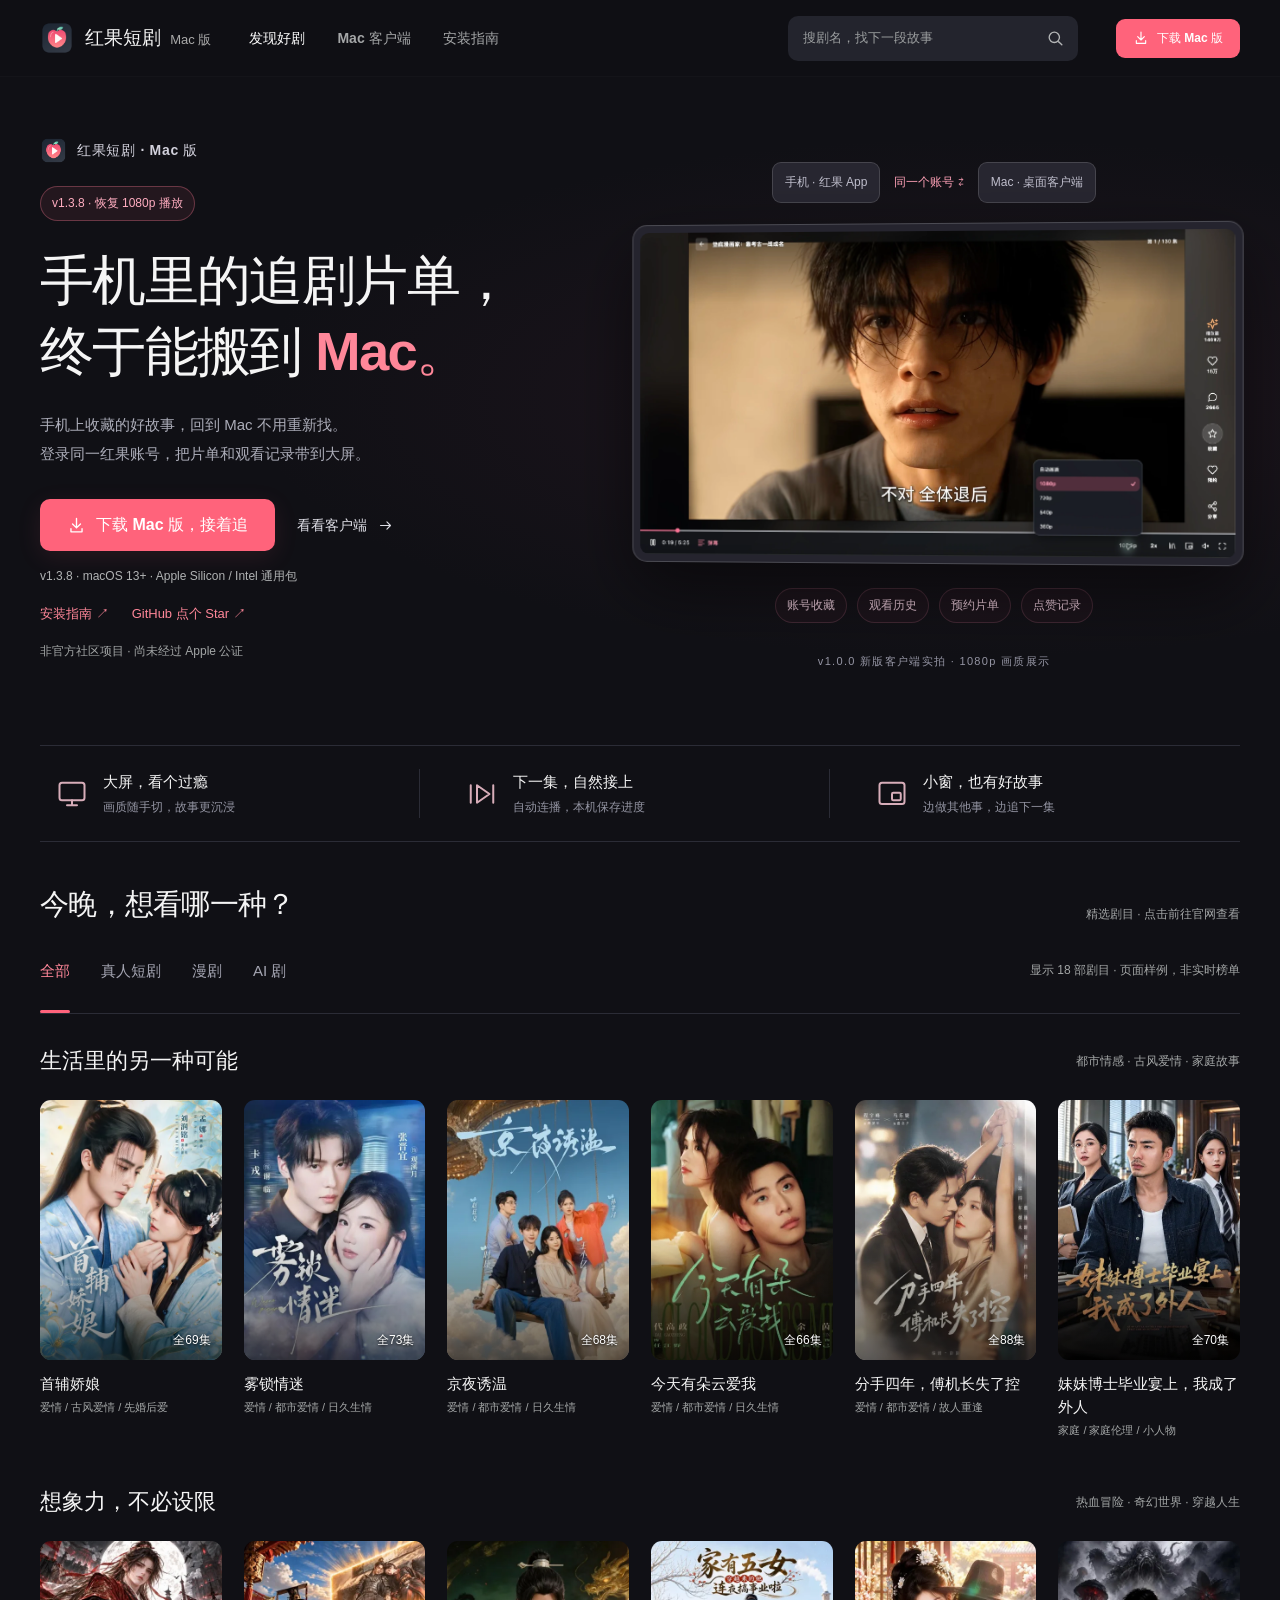
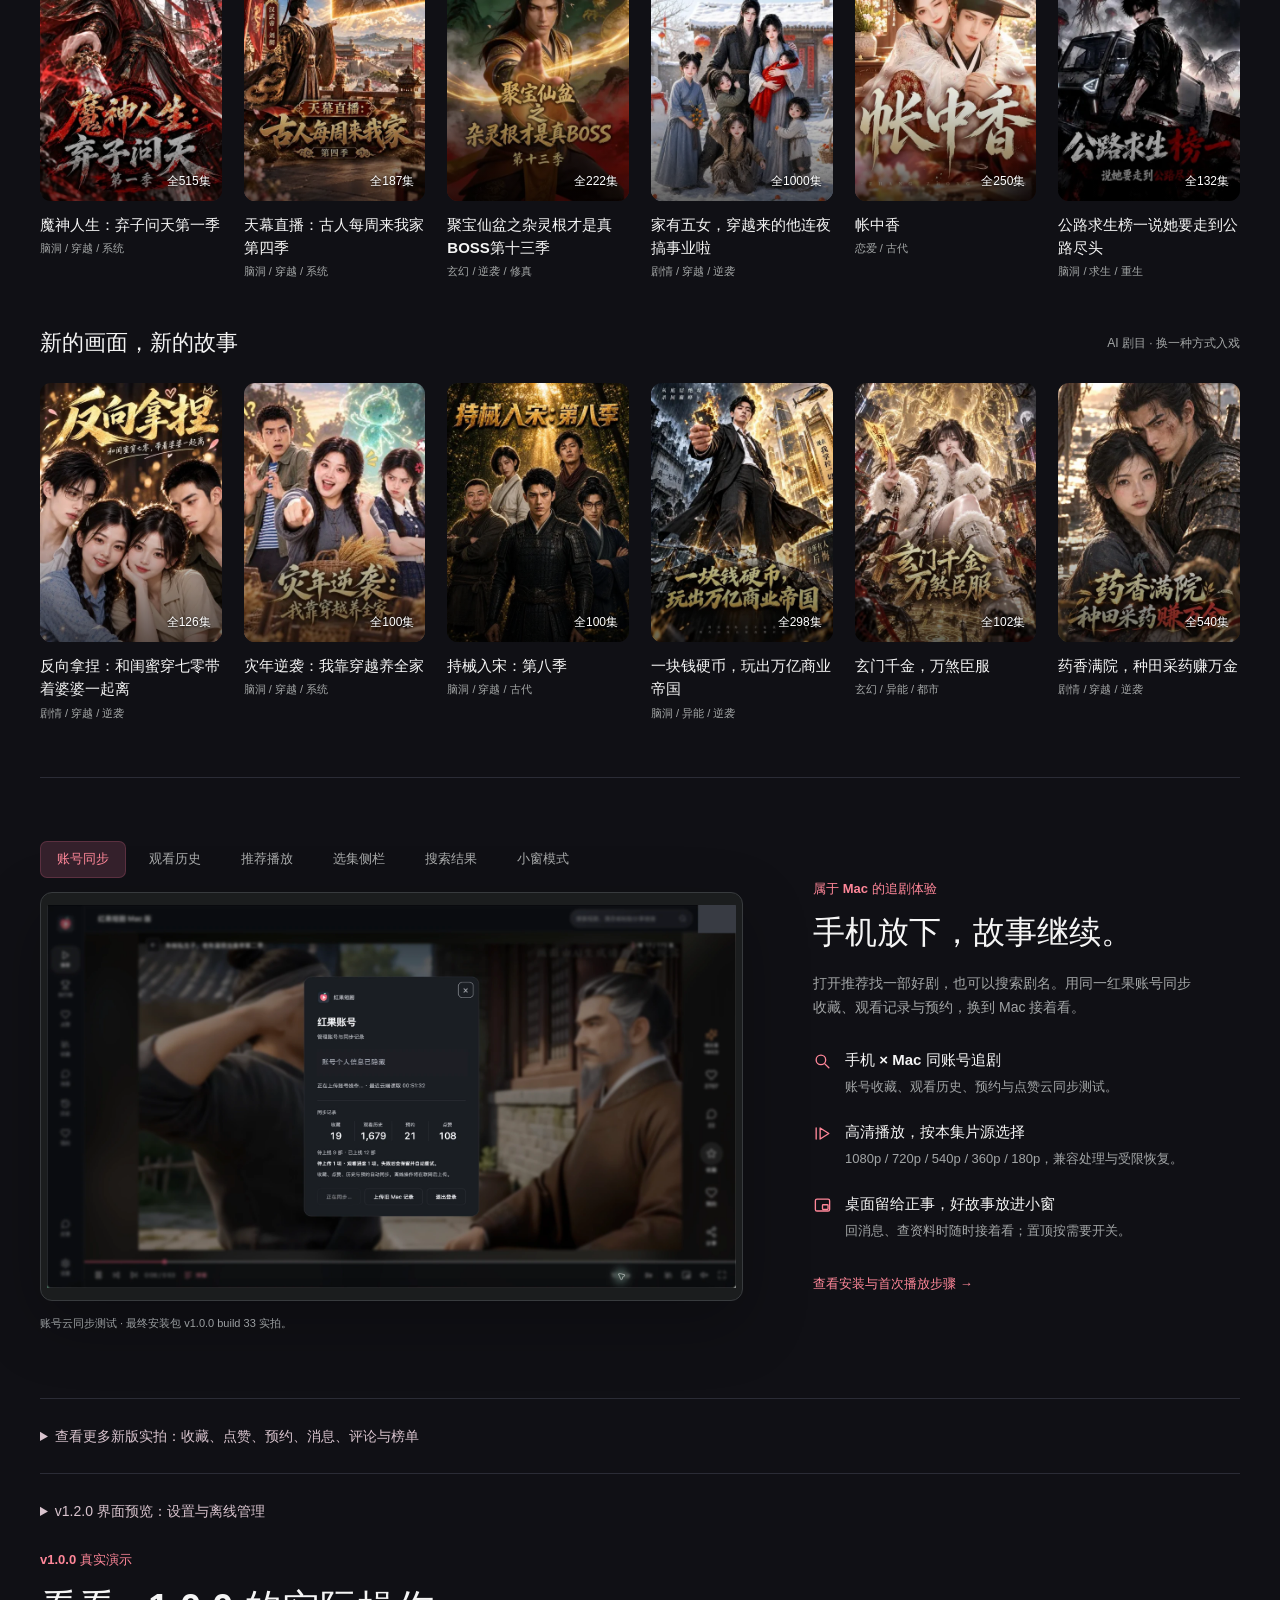
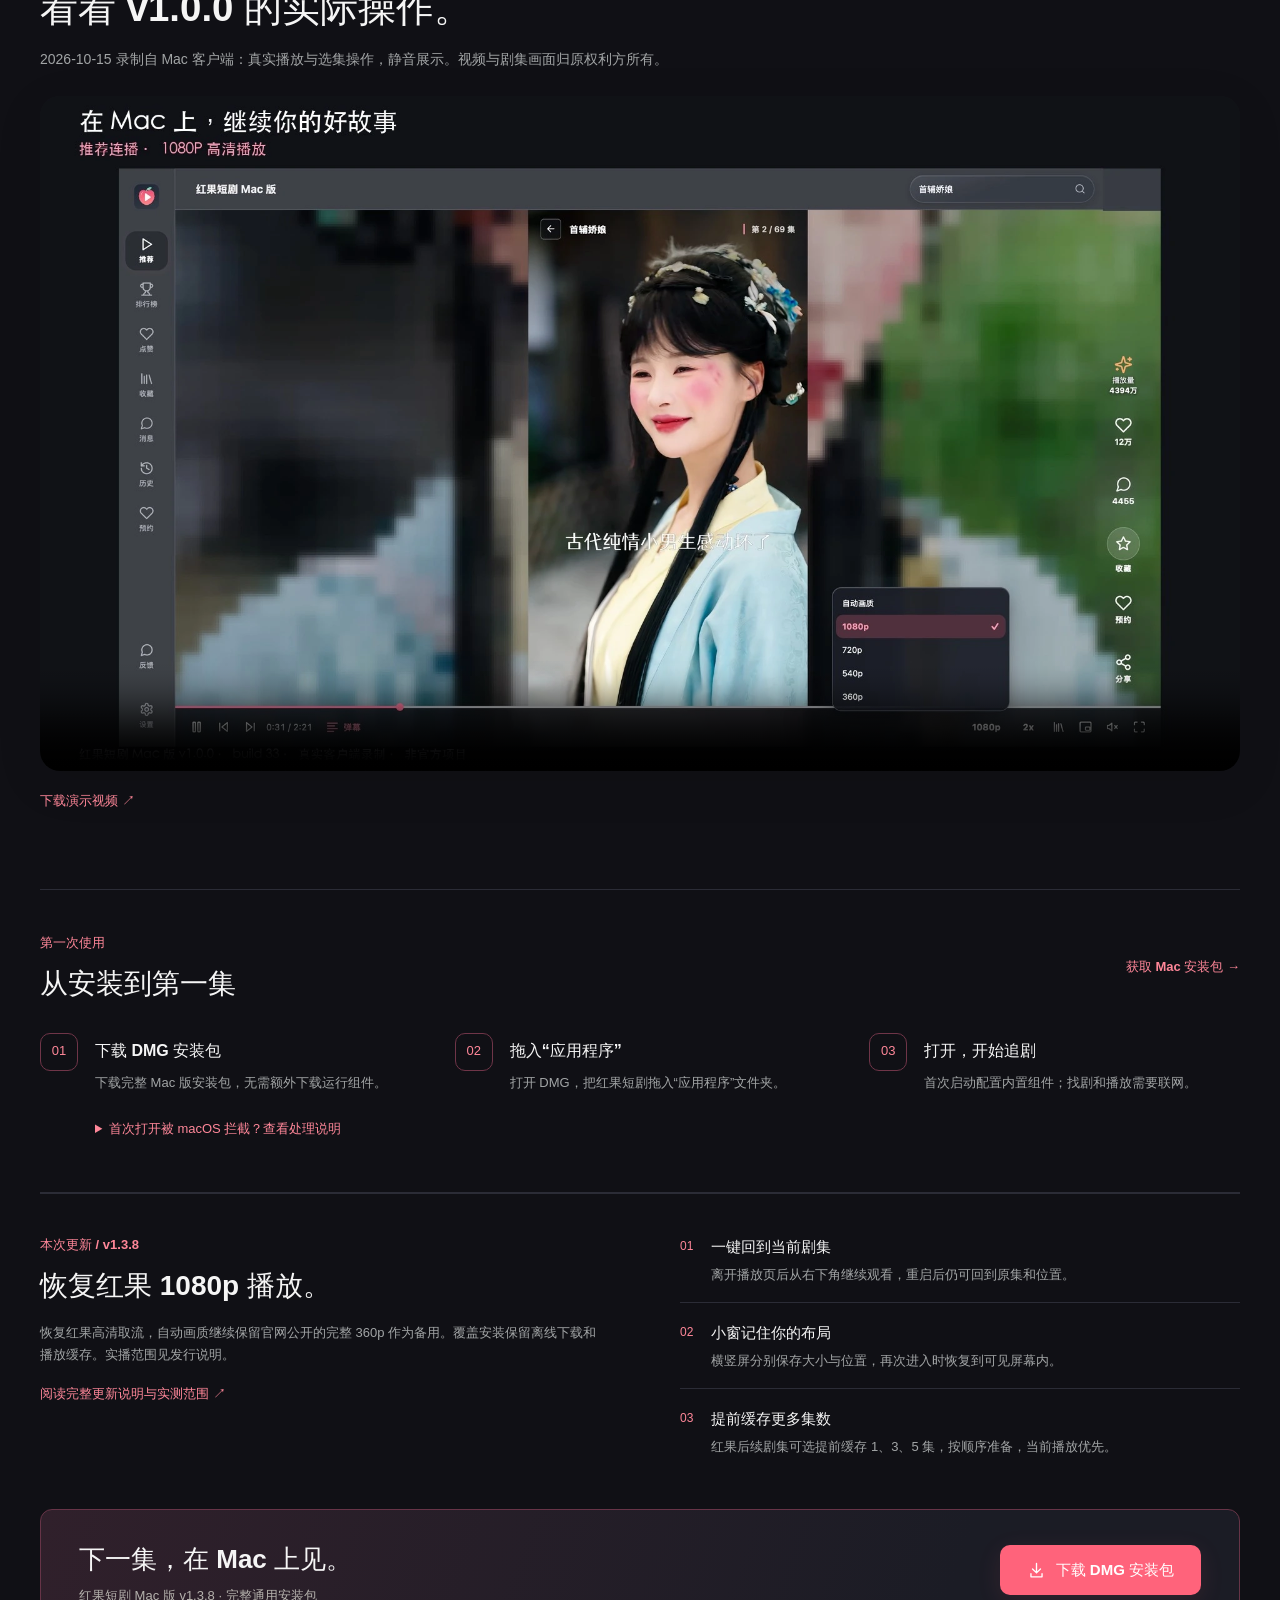
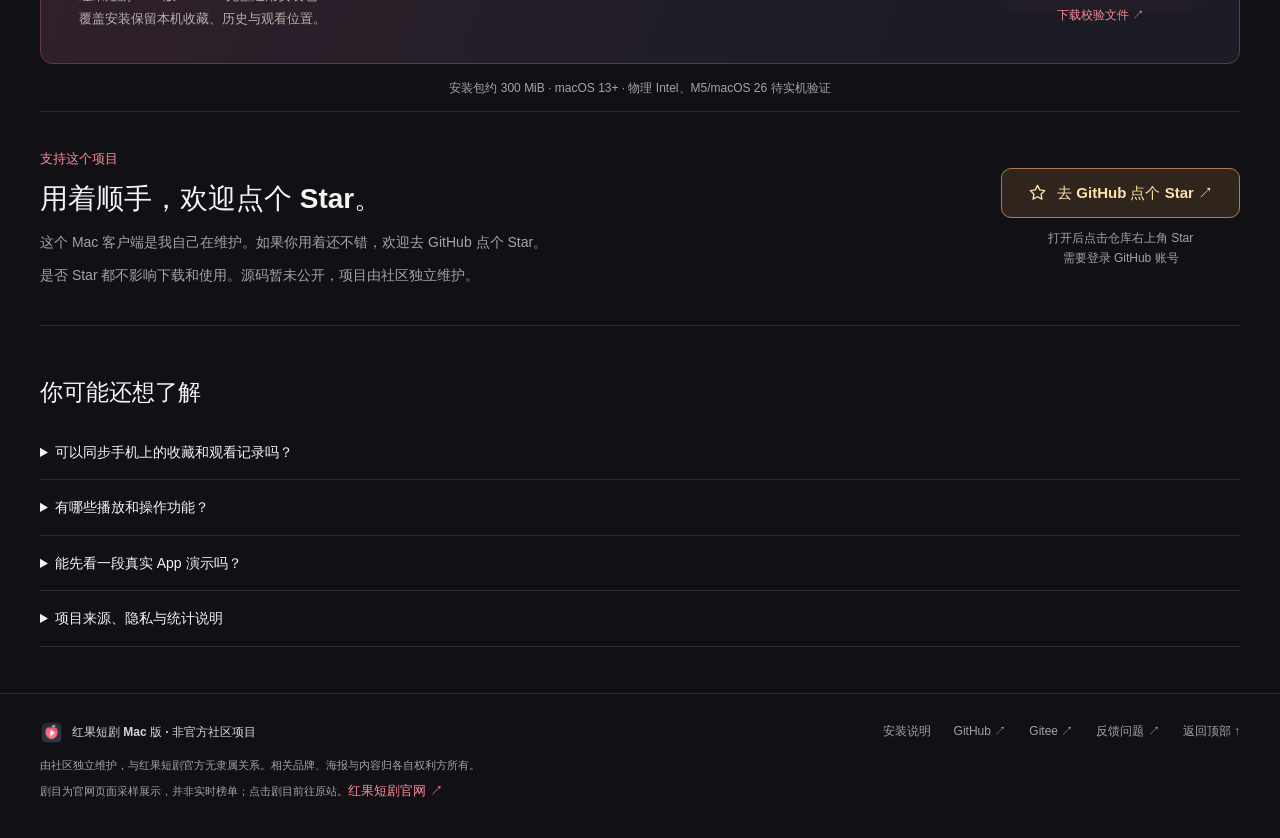
<file: docs/index.html>
<!doctype html>
<html lang="zh-CN">
<head>
  <meta charset="utf-8">
  <meta name="viewport" content="width=device-width, initial-scale=1">
  <meta name="google-site-verification" content="teUMtnI5owoaMWVGNS_taykZEti-OWMDkgmN19amek8">
  <meta name="theme-color" content="#101015">
  <meta name="description" content="红果短剧 Mac 版下载与安装指南：非官方 macOS 电脑版客户端，适用于 macOS 13+，Apple Silicon / Intel 通用。支持红果账号登录、手机片单云同步测试、最高 1080p 高清、倍速播放与置顶小窗。">
  <link rel="canonical" href="https://strivetolearncode.github.io/hongguo-short-drama-macos/">
  <meta property="og:type" content="website">
  <meta property="og:site_name" content="红果短剧 Mac 版（非官方）">
  <meta property="og:title" content="红果短剧 Mac 版下载｜macOS 桌面客户端（非官方）">
  <meta property="og:description" content="手机收藏的短剧，回到 Mac 不用重新找。红果短剧 Mac 版 v1.3.8，一键续播、小窗记忆与多集提前缓存，支持片单与离线下载管理。macOS 13+；非官方项目，尚未经过 Apple 公证。">
  <meta property="og:url" content="https://strivetolearncode.github.io/hongguo-short-drama-macos/">
  <meta property="og:image" content="https://strivetolearncode.github.io/hongguo-short-drama-macos/assets/v1.0.0-b33-social.png">
  <meta property="og:image:alt" content="红果短剧 Mac 版推荐播放界面">
  <meta name="twitter:card" content="summary_large_image">
  <title>红果短剧 Mac 版下载｜macOS 桌面客户端（非官方）</title>
  <link rel="icon" href="assets/icon-web.png">
  <link rel="stylesheet" href="styles.css">
  <link rel="stylesheet" href="star-support.css">
  <script type="application/ld+json">
  {
    "@context": "https://schema.org",
    "@type": "SoftwareApplication",
    "name": "红果短剧 Mac 版（非官方）",
    "url": "https://strivetolearncode.github.io/hongguo-short-drama-macos/",
    "description": "红果短剧 Mac 版，独立维护的非官方 macOS 电脑版客户端。支持红果账号登录、手机与 Mac 同账号片单云同步测试、最高 1080p 高清、倍速播放与置顶小窗；与红果短剧官方无隶属关系。",
    "applicationCategory": "MultimediaApplication",
    "operatingSystem": "macOS 13 or later",
    "softwareVersion": "1.3.8",
    "downloadUrl": "https://github.com/StriveToLearnCode/hongguo-short-drama-macos/releases/download/v1.3.8/HongguoMac-1.3.8-universal.dmg",
    "image": "https://strivetolearncode.github.io/hongguo-short-drama-macos/assets/v1.0.0-b33-social.png"
  }
  </script>
  <script defer src="funnel.js"></script>
  <script defer src="site.js"></script>
  <script type="module" src="https://static.cloudflareinsights.com/beacon.min.js" data-cf-beacon='{"token":"c4aa7e0787df407584f252cbe8de7bca"}'></script>
</head>
<body>
  <a class="skip-link" href="#main">跳至正文</a>
  <header class="site-header">
    <div class="wrap header-inner">
      <a class="brand" href="#top" aria-label="红果短剧 Mac 版首页"><img src="assets/icon-web.png" width="34" height="34" alt=""><span>红果短剧 <small>Mac 版</small></span></a>
      <button class="menu-toggle" type="button" aria-label="展开导航" aria-controls="site-nav" aria-expanded="false"><svg viewBox="0 0 24 24" fill="none" stroke="currentColor" stroke-width="1.7" stroke-linecap="round" stroke-linejoin="round" aria-hidden="true"><path d="M4 6h16M4 12h16M4 18h16"/></svg></button>
      <nav class="site-nav" id="site-nav" aria-label="主导航">
        <a href="#catalog" aria-current="page">发现好剧</a><a href="#screenshots">Mac 客户端</a><a href="#install">安装指南</a>
      </nav>
      <form class="site-search" role="search">
        <label class="sr-only" for="drama-search">搜索本页短剧</label>
        <input id="drama-search" type="search" placeholder="搜剧名，找下一段故事" autocomplete="off" maxlength="100" aria-describedby="search-help">
        <button type="submit" aria-label="搜索本页短剧"><svg viewBox="0 0 24 24" fill="none" stroke="currentColor" stroke-width="1.7" stroke-linecap="round" stroke-linejoin="round" aria-hidden="true"><circle cx="10.5" cy="10.5" r="6.5"/><path d="m16 16 4 4"/></svg></button>
        <span id="search-help" class="sr-only">搜索本页展示的剧名或题材，按回车查看结果。</span>
      </form>
      <a class="header-download" href="https://github.com/StriveToLearnCode/hongguo-short-drama-macos/releases/download/v1.3.8/HongguoMac-1.3.8-universal.dmg"><svg viewBox="0 0 24 24" fill="none" stroke="currentColor" stroke-width="1.7" stroke-linecap="round" stroke-linejoin="round" aria-hidden="true"><path d="M12 3v12m-5-5 5 5 5-5M5 16v4h14v-4"/></svg>下载 Mac 版</a>
    </div>
  </header>
  <main id="main">
    <section class="hero" id="top" aria-labelledby="hero-title">
      <div class="wrap hero-layout">
        <div class="hero-copy">
          <div class="hero-brand"><img src="assets/icon-web.png" width="27" height="27" alt=""><span>红果短剧 · Mac 版</span></div>
          <span class="release-pill">v1.3.8 · 恢复 1080p 播放</span><h1 id="hero-title">手机里的追剧片单，<span>终于能搬到 <em>Mac。</em></span></h1>
          <p class="hero-lead">手机上收藏的好故事，回到 Mac 不用重新找。<br>登录同一红果账号，把片单和观看记录带到大屏。</p>
          <div class="hero-actions"><a class="button button-primary" href="https://github.com/StriveToLearnCode/hongguo-short-drama-macos/releases/download/v1.3.8/HongguoMac-1.3.8-universal.dmg"><svg viewBox="0 0 24 24" fill="none" stroke="currentColor" stroke-width="1.7" stroke-linecap="round" stroke-linejoin="round" aria-hidden="true"><path d="M12 3v12m-5-5 5 5 5-5M5 16v4h14v-4"/></svg> 下载 Mac 版，接着追</a><a class="hero-guide" href="#screenshots">看看客户端 <svg viewBox="0 0 24 24" fill="none" stroke="currentColor" stroke-width="1.6" stroke-linecap="round" stroke-linejoin="round" aria-hidden="true"><path d="M5 12h14m-5-5 5 5-5 5"/></svg></a></div>
          <p class="hero-status">v1.3.8 · macOS 13+ · Apple Silicon / Intel 通用包</p>
          <div class="hero-links"><a href="#install">安装指南 ↗</a><a href="https://github.com/StriveToLearnCode/hongguo-short-drama-macos" target="_blank" rel="noopener noreferrer" data-star-link>GitHub 点个 Star ↗</a></div>
          <p class="hero-note">非官方社区项目 · 尚未经过 Apple 公证</p>
        </div>
        <div class="hero-showcase sync-showcase">
          <div class="device-sync-line"><span>手机 · 红果 App</span><b>同一个账号 ⇄</b><span>Mac · 桌面客户端</span></div>
          <div class="hero-app-frame"><img src="assets/v1.0.0-b33-player.webp" alt="新版1080p播放画面与画质菜单" width="1800" height="999" fetchpriority="high"></div>
          <div class="sync-feature-pills"><span>账号收藏</span><span>观看历史</span><span>预约片单</span><span>点赞记录</span></div>
          <p class="showcase-caption">v1.0.0 新版客户端实拍 · 1080p 画质展示</p>
        </div>
      </div>
    </section>
    <div class="wrap benefit-strip" aria-label="Mac 播放体验">
      <a href="#screenshots"><svg viewBox="0 0 24 24" fill="none" stroke="currentColor" stroke-width="1.6" stroke-linecap="round" stroke-linejoin="round" aria-hidden="true"><rect x="2" y="3" width="20" height="14" rx="2"/><path d="M8 21h8m-4-4v4"/></svg><div><strong>大屏，看个过瘾</strong><span>画质随手切，故事更沉浸</span></div></a>
      <a href="#screenshots"><svg viewBox="0 0 24 24" fill="none" stroke="currentColor" stroke-width="1.6" stroke-linecap="round" stroke-linejoin="round" aria-hidden="true"><path d="m8 5 10 7-10 7zM21 5v14M3 5v14"/></svg><div><strong>下一集，自然接上</strong><span>自动连播，本机保存进度</span></div></a>
      <a href="#screenshots"><svg viewBox="0 0 24 24" fill="none" stroke="currentColor" stroke-width="1.6" stroke-linecap="round" stroke-linejoin="round" aria-hidden="true"><rect x="2" y="3" width="20" height="17" rx="2"/><rect x="12" y="11" width="7" height="6" rx="1"/></svg><div><strong>小窗，也有好故事</strong><span>边做其他事，边追下一集</span></div></a>
    </div>

    <section class="wrap catalog" id="catalog" aria-labelledby="catalog-title">
      <div class="catalog-heading"><h2 id="catalog-title">今晚，想看哪一种？</h2><p>精选剧目 · 点击前往官网查看</p></div>
      <div class="catalog-toolbar">
        <div class="filters" role="group" aria-label="筛选剧目类型"><button type="button" data-filter="all" aria-pressed="true">全部</button><button type="button" data-filter="real" aria-pressed="false">真人短剧</button><button type="button" data-filter="comic" aria-pressed="false">漫剧</button><button type="button" data-filter="ai" aria-pressed="false">AI 剧</button></div>
        <p class="catalog-status" id="catalog-status" role="status" aria-live="polite">显示 18 部剧目 · 页面样例，非实时榜单</p>
      </div>
      <div class="search-summary" id="search-summary" hidden><span id="search-query"></span><button class="clear-search" type="button" data-clear-search>清除搜索</button></div>
      <section class="drama-section" data-category="real" aria-labelledby="real-title"><div class="row-heading"><h3 id="real-title">生活里的另一种可能</h3><span>都市情感 · 古风爱情 · 家庭故事</span></div><div class="drama-grid">
          <a class="drama-card" href="https://hongguoduanju.com/detail?series_id=7686713195246930968" target="_blank" rel="noopener noreferrer" data-category="real" data-title="首辅娇娘" data-tags="爱情 / 古风爱情 / 先婚后爱" aria-label="在红果官网查看首辅娇娘"><div class="cover"><img src="assets/posters/7686713195246930968.webp" width="420" height="600" alt="首辅娇娘" loading="lazy" decoding="async"><span class="episodes">全69集</span><span class="play-overlay"><svg viewBox="0 0 24 24" fill="currentColor" aria-hidden="true"><path d="m8 5 12 7-12 7z"/></svg></span></div><h4>首辅娇娘</h4><p>爱情 / 古风爱情 / 先婚后爱</p></a>
          <a class="drama-card" href="https://hongguoduanju.com/detail?series_id=7694896136963755032" target="_blank" rel="noopener noreferrer" data-category="real" data-title="雾锁情迷" data-tags="爱情 / 都市爱情 / 日久生情" aria-label="在红果官网查看雾锁情迷"><div class="cover"><img src="assets/posters/7694896136963755032.webp" width="420" height="600" alt="雾锁情迷" loading="lazy" decoding="async"><span class="episodes">全73集</span><span class="play-overlay"><svg viewBox="0 0 24 24" fill="currentColor" aria-hidden="true"><path d="m8 5 12 7-12 7z"/></svg></span></div><h4>雾锁情迷</h4><p>爱情 / 都市爱情 / 日久生情</p></a>
          <a class="drama-card" href="https://hongguoduanju.com/detail?series_id=7693823855940357144" target="_blank" rel="noopener noreferrer" data-category="real" data-title="京夜诱温" data-tags="爱情 / 都市爱情 / 日久生情" aria-label="在红果官网查看京夜诱温"><div class="cover"><img src="assets/posters/7693823855940357144.webp" width="420" height="600" alt="京夜诱温" loading="lazy" decoding="async"><span class="episodes">全68集</span><span class="play-overlay"><svg viewBox="0 0 24 24" fill="currentColor" aria-hidden="true"><path d="m8 5 12 7-12 7z"/></svg></span></div><h4>京夜诱温</h4><p>爱情 / 都市爱情 / 日久生情</p></a>
          <a class="drama-card" href="https://hongguoduanju.com/detail?series_id=7689322645132692542" target="_blank" rel="noopener noreferrer" data-category="real" data-title="今天有朵云爱我" data-tags="爱情 / 都市爱情 / 日久生情" aria-label="在红果官网查看今天有朵云爱我"><div class="cover"><img src="assets/posters/7689322645132692542.webp" width="420" height="600" alt="今天有朵云爱我" loading="lazy" decoding="async"><span class="episodes">全66集</span><span class="play-overlay"><svg viewBox="0 0 24 24" fill="currentColor" aria-hidden="true"><path d="m8 5 12 7-12 7z"/></svg></span></div><h4>今天有朵云爱我</h4><p>爱情 / 都市爱情 / 日久生情</p></a>
          <a class="drama-card" href="https://hongguoduanju.com/detail?series_id=7691231671529524249" target="_blank" rel="noopener noreferrer" data-category="real" data-title="分手四年，傅机长失了控" data-tags="爱情 / 都市爱情 / 故人重逢" aria-label="在红果官网查看分手四年，傅机长失了控"><div class="cover"><img src="assets/posters/7691231671529524249.webp" width="420" height="600" alt="分手四年，傅机长失了控" loading="lazy" decoding="async"><span class="episodes">全88集</span><span class="play-overlay"><svg viewBox="0 0 24 24" fill="currentColor" aria-hidden="true"><path d="m8 5 12 7-12 7z"/></svg></span></div><h4>分手四年，傅机长失了控</h4><p>爱情 / 都市爱情 / 故人重逢</p></a>
          <a class="drama-card" href="https://hongguoduanju.com/detail?series_id=7691229866846325822" target="_blank" rel="noopener noreferrer" data-category="real" data-title="妹妹博士毕业宴上，我成了外人" data-tags="家庭 / 家庭伦理 / 小人物" aria-label="在红果官网查看妹妹博士毕业宴上，我成了外人"><div class="cover"><img src="assets/posters/7691229866846325822.webp" width="420" height="600" alt="妹妹博士毕业宴上，我成了外人" loading="lazy" decoding="async"><span class="episodes">全70集</span><span class="play-overlay"><svg viewBox="0 0 24 24" fill="currentColor" aria-hidden="true"><path d="m8 5 12 7-12 7z"/></svg></span></div><h4>妹妹博士毕业宴上，我成了外人</h4><p>家庭 / 家庭伦理 / 小人物</p></a>
        </div></section>
      <section class="drama-section" data-category="comic" aria-labelledby="comic-title"><div class="row-heading"><h3 id="comic-title">想象力，不必设限</h3><span>热血冒险 · 奇幻世界 · 穿越人生</span></div><div class="drama-grid">
          <a class="drama-card" href="https://hongguoduanju.com/detail?series_id=7692463987333532697" target="_blank" rel="noopener noreferrer" data-category="comic" data-title="魔神人生：弃子问天第一季" data-tags="脑洞 / 穿越 / 系统" aria-label="在红果官网查看魔神人生：弃子问天第一季"><div class="cover"><img src="assets/posters/7692463987333532697.webp" width="420" height="600" alt="魔神人生：弃子问天第一季" loading="lazy" decoding="async"><span class="episodes">全515集</span><span class="play-overlay"><svg viewBox="0 0 24 24" fill="currentColor" aria-hidden="true"><path d="m8 5 12 7-12 7z"/></svg></span></div><h4>魔神人生：弃子问天第一季</h4><p>脑洞 / 穿越 / 系统</p></a>
          <a class="drama-card" href="https://hongguoduanju.com/detail?series_id=7695709445933763646" target="_blank" rel="noopener noreferrer" data-category="comic" data-title="天幕直播：古人每周来我家第四季" data-tags="脑洞 / 穿越 / 系统" aria-label="在红果官网查看天幕直播：古人每周来我家第四季"><div class="cover"><img src="assets/posters/7695709445933763646.webp" width="420" height="600" alt="天幕直播：古人每周来我家第四季" loading="lazy" decoding="async"><span class="episodes">全187集</span><span class="play-overlay"><svg viewBox="0 0 24 24" fill="currentColor" aria-hidden="true"><path d="m8 5 12 7-12 7z"/></svg></span></div><h4>天幕直播：古人每周来我家第四季</h4><p>脑洞 / 穿越 / 系统</p></a>
          <a class="drama-card" href="https://hongguoduanju.com/detail?series_id=7691228619774905368" target="_blank" rel="noopener noreferrer" data-category="comic" data-title="聚宝仙盆之杂灵根才是真BOSS第十三季" data-tags="玄幻 / 逆袭 / 修真" aria-label="在红果官网查看聚宝仙盆之杂灵根才是真BOSS第十三季"><div class="cover"><img src="assets/posters/7691228619774905368.webp" width="420" height="600" alt="聚宝仙盆之杂灵根才是真BOSS第十三季" loading="lazy" decoding="async"><span class="episodes">全222集</span><span class="play-overlay"><svg viewBox="0 0 24 24" fill="currentColor" aria-hidden="true"><path d="m8 5 12 7-12 7z"/></svg></span></div><h4>聚宝仙盆之杂灵根才是真BOSS第十三季</h4><p>玄幻 / 逆袭 / 修真</p></a>
          <a class="drama-card" href="https://hongguoduanju.com/detail?series_id=7688646466708966462" target="_blank" rel="noopener noreferrer" data-category="comic" data-title="家有五女，穿越来的他连夜搞事业啦" data-tags="剧情 / 穿越 / 逆袭" aria-label="在红果官网查看家有五女，穿越来的他连夜搞事业啦"><div class="cover"><img src="assets/posters/7688646466708966462.webp" width="420" height="600" alt="家有五女，穿越来的他连夜搞事业啦" loading="lazy" decoding="async"><span class="episodes">全1000集</span><span class="play-overlay"><svg viewBox="0 0 24 24" fill="currentColor" aria-hidden="true"><path d="m8 5 12 7-12 7z"/></svg></span></div><h4>家有五女，穿越来的他连夜搞事业啦</h4><p>剧情 / 穿越 / 逆袭</p></a>
          <a class="drama-card" href="https://hongguoduanju.com/detail?series_id=7685699444766952473" target="_blank" rel="noopener noreferrer" data-category="comic" data-title="帐中香" data-tags="恋爱 / 古代" aria-label="在红果官网查看帐中香"><div class="cover"><img src="assets/posters/7685699444766952473.webp" width="420" height="600" alt="帐中香" loading="lazy" decoding="async"><span class="episodes">全250集</span><span class="play-overlay"><svg viewBox="0 0 24 24" fill="currentColor" aria-hidden="true"><path d="m8 5 12 7-12 7z"/></svg></span></div><h4>帐中香</h4><p>恋爱 / 古代</p></a>
          <a class="drama-card" href="https://hongguoduanju.com/detail?series_id=7691938290202577944" target="_blank" rel="noopener noreferrer" data-category="comic" data-title="公路求生榜一说她要走到公路尽头" data-tags="脑洞 / 求生 / 重生" aria-label="在红果官网查看公路求生榜一说她要走到公路尽头"><div class="cover"><img src="assets/posters/7691938290202577944.webp" width="420" height="600" alt="公路求生榜一说她要走到公路尽头" loading="lazy" decoding="async"><span class="episodes">全132集</span><span class="play-overlay"><svg viewBox="0 0 24 24" fill="currentColor" aria-hidden="true"><path d="m8 5 12 7-12 7z"/></svg></span></div><h4>公路求生榜一说她要走到公路尽头</h4><p>脑洞 / 求生 / 重生</p></a>
        </div></section>
      <section class="drama-section" data-category="ai" aria-labelledby="ai-title"><div class="row-heading"><h3 id="ai-title">新的画面，新的故事</h3><span>AI 剧目 · 换一种方式入戏</span></div><div class="drama-grid">
          <a class="drama-card" href="https://hongguoduanju.com/detail?series_id=7692043430955863102" target="_blank" rel="noopener noreferrer" data-category="ai" data-title="反向拿捏：和闺蜜穿七零带着婆婆一起离" data-tags="剧情 / 穿越 / 逆袭" aria-label="在红果官网查看反向拿捏：和闺蜜穿七零带着婆婆一起离"><div class="cover"><img src="assets/posters/7692043430955863102.webp" width="420" height="600" alt="反向拿捏：和闺蜜穿七零带着婆婆一起离" loading="lazy" decoding="async"><span class="episodes">全126集</span><span class="play-overlay"><svg viewBox="0 0 24 24" fill="currentColor" aria-hidden="true"><path d="m8 5 12 7-12 7z"/></svg></span></div><h4>反向拿捏：和闺蜜穿七零带着婆婆一起离</h4><p>剧情 / 穿越 / 逆袭</p></a>
          <a class="drama-card" href="https://hongguoduanju.com/detail?series_id=7690494161551625241" target="_blank" rel="noopener noreferrer" data-category="ai" data-title="灾年逆袭：我靠穿越养全家" data-tags="脑洞 / 穿越 / 系统" aria-label="在红果官网查看灾年逆袭：我靠穿越养全家"><div class="cover"><img src="assets/posters/7690494161551625241.webp" width="420" height="600" alt="灾年逆袭：我靠穿越养全家" loading="lazy" decoding="async"><span class="episodes">全100集</span><span class="play-overlay"><svg viewBox="0 0 24 24" fill="currentColor" aria-hidden="true"><path d="m8 5 12 7-12 7z"/></svg></span></div><h4>灾年逆袭：我靠穿越养全家</h4><p>脑洞 / 穿越 / 系统</p></a>
          <a class="drama-card" href="https://hongguoduanju.com/detail?series_id=7691615145977449496" target="_blank" rel="noopener noreferrer" data-category="ai" data-title="持械入宋：第八季" data-tags="脑洞 / 穿越 / 古代" aria-label="在红果官网查看持械入宋：第八季"><div class="cover"><img src="assets/posters/7691615145977449496.webp" width="420" height="600" alt="持械入宋：第八季" loading="lazy" decoding="async"><span class="episodes">全100集</span><span class="play-overlay"><svg viewBox="0 0 24 24" fill="currentColor" aria-hidden="true"><path d="m8 5 12 7-12 7z"/></svg></span></div><h4>持械入宋：第八季</h4><p>脑洞 / 穿越 / 古代</p></a>
          <a class="drama-card" href="https://hongguoduanju.com/detail?series_id=7690596204589091864" target="_blank" rel="noopener noreferrer" data-category="ai" data-title="一块钱硬币，玩出万亿商业帝国" data-tags="脑洞 / 异能 / 逆袭" aria-label="在红果官网查看一块钱硬币，玩出万亿商业帝国"><div class="cover"><img src="assets/posters/7690596204589091864.webp" width="420" height="600" alt="一块钱硬币，玩出万亿商业帝国" loading="lazy" decoding="async"><span class="episodes">全298集</span><span class="play-overlay"><svg viewBox="0 0 24 24" fill="currentColor" aria-hidden="true"><path d="m8 5 12 7-12 7z"/></svg></span></div><h4>一块钱硬币，玩出万亿商业帝国</h4><p>脑洞 / 异能 / 逆袭</p></a>
          <a class="drama-card" href="https://hongguoduanju.com/detail?series_id=7690865236810681369" target="_blank" rel="noopener noreferrer" data-category="ai" data-title="玄门千金，万煞臣服" data-tags="玄幻 / 异能 / 都市" aria-label="在红果官网查看玄门千金，万煞臣服"><div class="cover"><img src="assets/posters/7690865236810681369.webp" width="420" height="600" alt="玄门千金，万煞臣服" loading="lazy" decoding="async"><span class="episodes">全102集</span><span class="play-overlay"><svg viewBox="0 0 24 24" fill="currentColor" aria-hidden="true"><path d="m8 5 12 7-12 7z"/></svg></span></div><h4>玄门千金，万煞臣服</h4><p>玄幻 / 异能 / 都市</p></a>
          <a class="drama-card" href="https://hongguoduanju.com/detail?series_id=7687159019349232702" target="_blank" rel="noopener noreferrer" data-category="ai" data-title="药香满院，种田采药赚万金" data-tags="剧情 / 穿越 / 逆袭" aria-label="在红果官网查看药香满院，种田采药赚万金"><div class="cover"><img src="assets/posters/7687159019349232702.webp" width="420" height="600" alt="药香满院，种田采药赚万金" loading="lazy" decoding="async"><span class="episodes">全540集</span><span class="play-overlay"><svg viewBox="0 0 24 24" fill="currentColor" aria-hidden="true"><path d="m8 5 12 7-12 7z"/></svg></span></div><h4>药香满院，种田采药赚万金</h4><p>剧情 / 穿越 / 逆袭</p></a>
        </div></section>
      <div class="empty-state" id="empty-state" hidden><h3>本页没有匹配的剧目</h3><p>这里仅搜索页面展示的剧目样例。更多内容可以在 Mac 应用内搜索，结果以实际返回为准。</p><a class="button button-primary" href="https://github.com/StriveToLearnCode/hongguo-short-drama-macos/releases/download/v1.3.8/HongguoMac-1.3.8-universal.dmg">下载 Mac 版，继续找剧 <svg viewBox="0 0 24 24" fill="none" stroke="currentColor" stroke-width="1.7" stroke-linecap="round" stroke-linejoin="round" aria-hidden="true"><path d="M12 3v12m-5-5 5 5 5-5M5 16v4h14v-4"/></svg></a><div><button class="clear-search" type="button" data-clear-search>清除搜索，查看全部</button></div></div>
      <noscript><p class="section-copy">启用 JavaScript 可使用本页搜索、分类筛选和截图切换。下载安装包和剧目链接仍可直接使用。</p></noscript>
    </section>

    <section class="wrap desktop-section" id="screenshots" aria-labelledby="screenshots-title">
      <div class="desktop-copy">
        <p class="eyebrow">属于 Mac 的追剧体验</p>
        <h2 id="screenshots-title">手机放下，故事继续。</h2>
        <p class="section-copy">打开推荐找一部好剧，也可以搜索剧名。用同一红果账号同步收藏、观看记录与预约，换到 Mac 接着看。</p>
        <ul class="feature-list">
          <li><svg viewBox="0 0 24 24" fill="none" stroke="currentColor" stroke-width="1.7" stroke-linecap="round" stroke-linejoin="round" aria-hidden="true"><circle cx="10" cy="10" r="6"/><path d="m15 15 5 5"/></svg><div><strong>手机 × Mac 同账号追剧</strong><span>账号收藏、观看历史、预约与点赞云同步测试。</span></div></li>
          <li><svg viewBox="0 0 24 24" fill="none" stroke="currentColor" stroke-width="1.7" stroke-linecap="round" stroke-linejoin="round" aria-hidden="true"><path d="m9 5 11 7-11 7zM4 5v14"/></svg><div><strong>高清播放，按本集片源选择</strong><span>1080p / 720p / 540p / 360p / 180p，兼容处理与受限恢复。</span></div></li>
          <li><svg viewBox="0 0 24 24" fill="none" stroke="currentColor" stroke-width="1.7" stroke-linecap="round" stroke-linejoin="round" aria-hidden="true"><rect x="3" y="4" width="18" height="15" rx="2"/><rect x="12" y="11" width="7" height="6" rx="1"/></svg><div><strong>桌面留给正事，好故事放进小窗</strong><span>回消息、查资料时随时接着看；置顶按需要开关。</span></div></li>
        </ul>
        <a class="text-link" href="#install">查看安装与首次播放步骤 →</a>
      </div>
      <div class="app-preview">
        <div class="preview-tabs" role="group" aria-label="切换应用截图">
          <button type="button" data-preview="account" aria-pressed="true">账号同步</button><button type="button" data-preview="history" aria-pressed="false">观看历史</button><button type="button" data-preview="recommend" aria-pressed="false">推荐播放</button><button type="button" data-preview="episodes" aria-pressed="false">选集侧栏</button><button type="button" data-preview="search" aria-pressed="false">搜索结果</button><button type="button" data-preview="mini" aria-pressed="false">小窗模式</button>
        </div>
        <figure class="product-shot" data-preview-panel="account"><a href="assets/v1.0.0-b33-account.webp" target="_blank" rel="noopener noreferrer"><img src="assets/v1.0.0-b33-account.webp" alt="新版账号同步面板，个人姓名与手机号已隐藏" width="1800" height="999" loading="lazy"></a><figcaption>账号云同步测试 · 最终安装包 v1.0.0 build 33 实拍。</figcaption></figure>
        <figure class="product-shot" data-preview-panel="history" hidden><a href="assets/v1.0.0-b33-history.webp" target="_blank" rel="noopener noreferrer"><img src="assets/v1.0.0-b33-history.webp" alt="账号观看历史、未看完和已看完分类" width="1800" height="999" loading="lazy"></a><figcaption>账号观看历史 · v1.0.0 build 33 实拍。</figcaption></figure>
        <figure class="product-shot" data-preview-panel="recommend" hidden>
          <a href="assets/v1.0.0-b33-player.webp" target="_blank" rel="noopener noreferrer" aria-label="查看推荐播放截图原图"><img src="assets/v1.0.0-b33-player.webp" alt="新版1080p播放画面，包含本集画质菜单" width="1500" height="860" loading="lazy"></a>
          <figcaption>播放画面 · 本次 v1.0.0 新版实拍。</figcaption>
        </figure>
        <figure class="product-shot" data-preview-panel="episodes" hidden>
          <a href="assets/v1.0.0-b33-episodes.webp" target="_blank" rel="noopener noreferrer" aria-label="查看选集侧栏截图原图"><img src="assets/v1.0.0-b33-episodes.webp" alt="v1.0.0 视频与选集侧栏并排显示，可选择分集" width="1500" height="860" loading="lazy"></a>
          <figcaption>选集侧栏 · v1.0.0 build 33 最终安装包实拍（2026-10-16）。</figcaption>
        </figure>
        <figure class="product-shot" data-preview-panel="search" hidden>
          <a href="assets/v1.0.0-b33-search.webp" target="_blank" rel="noopener noreferrer" aria-label="查看搜索结果截图原图"><img src="assets/v1.0.0-b33-search.webp" alt="v1.0.0 搜索首辅娇娘后的实际剧目结果" width="1500" height="860" loading="lazy"></a>
          <figcaption>搜索结果 · v1.0.0 build 33 最终安装包实拍（2026-10-16）。</figcaption>
        </figure>
        <figure class="product-shot mini-preview" data-preview-panel="mini" hidden><a href="assets/v1.0.0-b33-mini.png" target="_blank" rel="noopener noreferrer"><img src="assets/v1.0.0-b33-mini.png" alt="小窗播放实际界面，可按需要置顶和切换全屏" width="920" height="518" loading="lazy"></a><figcaption>桌面留给正事，好故事放进小窗。置顶可选，随时切回大屏。</figcaption></figure>
      </div>
    </section>

<details class="wrap extra-gallery"><summary>查看更多新版实拍：收藏、点赞、预约、消息、评论与榜单</summary><div class="extra-gallery-grid"><figure><a href="assets/v1.0.0-b33-favorites.webp" target="_blank" rel="noopener noreferrer"><img src="assets/v1.0.0-b33-favorites.webp" alt="账号收藏，新版实际界面" loading="lazy"></a><figcaption>账号收藏 · v1.0.0</figcaption></figure><figure><a href="assets/v1.0.0-b33-likes.webp" target="_blank" rel="noopener noreferrer"><img src="assets/v1.0.0-b33-likes.webp" alt="每集点赞记录，新版实际界面" loading="lazy"></a><figcaption>每集点赞记录 · v1.0.0</figcaption></figure><figure><a href="assets/v1.0.0-b33-reservations.webp" target="_blank" rel="noopener noreferrer"><img src="assets/v1.0.0-b33-reservations.webp" alt="未上线与已上线预约，新版实际界面" loading="lazy"></a><figcaption>未上线与已上线预约 · v1.0.0</figcaption></figure><figure><a href="assets/v1.0.0-b33-inbox.webp" target="_blank" rel="noopener noreferrer"><img src="assets/v1.0.0-b33-inbox.webp" alt="账号消息通知，新版实际界面" loading="lazy"></a><figcaption>账号消息通知 · v1.0.0</figcaption></figure><figure><a href="assets/v1.0.0-b33-comments.webp" target="_blank" rel="noopener noreferrer"><img src="assets/v1.0.0-b33-comments.webp" alt="播放评论，新版实际界面" loading="lazy"></a><figcaption>播放评论 · v1.0.0</figcaption></figure><figure><a href="assets/v1.0.0-b33-rank.webp" target="_blank" rel="noopener noreferrer"><img src="assets/v1.0.0-b33-rank.webp" alt="发现热播短剧，新版实际界面" loading="lazy"></a><figcaption>发现热播短剧 · v1.0.0</figcaption></figure></div></details>
    <details class="wrap extra-gallery"><summary>v1.2.0 界面预览：设置与离线管理</summary><p class="section-copy">以下使用演示数据展示深浅色布局；不代表真实账号片单或下载测速。</p><div class="extra-gallery-grid"><figure><a href="assets/v1.2.0-settings-dark.png" target="_blank" rel="noopener noreferrer"><img src="assets/v1.2.0-settings-dark.png" alt="v1.2.0 深色设置界面预览" loading="lazy"></a><figcaption>分组设置 · 深色</figcaption></figure><figure><a href="assets/v1.2.0-settings-light.png" target="_blank" rel="noopener noreferrer"><img src="assets/v1.2.0-settings-light.png" alt="v1.2.0 浅色设置界面预览" loading="lazy"></a><figcaption>分组设置 · 浅色</figcaption></figure><figure><a href="assets/v1.2.0-downloads-dark.png" target="_blank" rel="noopener noreferrer"><img src="assets/v1.2.0-downloads-dark.png" alt="v1.2.0 离线任务界面预览，使用演示数据" loading="lazy"></a><figcaption>离线任务 · 演示数据</figcaption></figure></div></details>
    <section class="wrap release-demo" aria-labelledby="release-demo-title">
      <p class="eyebrow">v1.0.0 真实演示</p>
      <h2 id="release-demo-title">看看 v1.0.0 的实际操作。</h2>
      <p class="section-copy">2026-10-15 录制自 Mac 客户端：真实播放与选集操作，静音展示。视频与剧集画面归原权利方所有。</p>
      <video controls playsinline preload="none" poster="assets/v1.0.0-b33-video-poster.webp" width="1280" height="720" aria-label="红果短剧 Mac 版 v1.0.0 实际操作演示">
        <source src="assets/v1.0.0-b33-intro.mp4" type="video/mp4">
        浏览器不支持视频播放，可下载演示视频查看。
      </video>
      <a class="text-link" href="assets/v1.0.0-b33-intro.mp4">下载演示视频 ↗</a>
    </section>

    <section class="wrap install-section" id="install" aria-labelledby="install-title">
      <div class="install-heading"><div><p class="eyebrow">第一次使用</p><h2 id="install-title">从安装到第一集</h2></div><a class="text-link" href="#download">获取 Mac 安装包 →</a></div>
      <ol class="install-steps">
        <li><span class="step-number">01</span><div><h3>下载 DMG 安装包</h3><p>下载完整 Mac 版安装包，无需额外下载运行组件。</p></div></li>
        <li><span class="step-number">02</span><div><h3>拖入“应用程序”</h3><p>打开 DMG，把红果短剧拖入“应用程序”文件夹。</p></div></li>
        <li><span class="step-number">03</span><div><h3>打开，开始追剧</h3><p>首次启动配置内置组件；找剧和播放需要联网。</p></div></li>
      </ol>
      <details class="install-details"><summary>首次打开被 macOS 拦截？查看处理说明</summary><p>本版尚未经过 Apple 公证。若系统仅提示无法验证开发者，可在“系统设置 → 隐私与安全性”中确认打开；若提示恶意软件或“将损坏你的电脑”，请停止安装并反馈。</p><p>最低目标版本为 macOS 13；目前实测环境为 Apple Silicon / macOS 15.3.1。M5/macOS 26、物理 Intel 与 macOS 13 尚待实机验证。</p></details>
    </section>

    <section class="wrap release-section" id="release" aria-labelledby="release-title">
      <div><p class="eyebrow">本次更新 / v1.3.8</p><h2 id="release-title">恢复红果 1080p 播放。</h2><p>恢复红果高清取流，自动画质继续保留官网公开的完整 360p 作为备用。覆盖安装保留离线下载和播放缓存。实播范围见发行说明。</p><a class="text-link" href="https://github.com/StriveToLearnCode/hongguo-short-drama-macos/releases/tag/v1.3.8" target="_blank" rel="noopener noreferrer">阅读完整更新说明与实测范围 ↗</a></div>
      <ul class="release-points"><li><span>01</span><div><h3>一键回到当前剧集</h3><p>离开播放页后从右下角继续观看，重启后仍可回到原集和位置。</p></div></li><li><span>02</span><div><h3>小窗记住你的布局</h3><p>横竖屏分别保存大小与位置，再次进入时恢复到可见屏幕内。</p></div></li><li><span>03</span><div><h3>提前缓存更多集数</h3><p>红果后续剧集可选提前缓存 1、3、5 集，按顺序准备，当前播放优先。</p></div></li></ul>
    </section>

    <section class="wrap download-section" id="download" aria-labelledby="download-title">
      <div><h2 id="download-title">下一集，在 Mac 上见。</h2><p>红果短剧 Mac 版 v1.3.8 · 完整通用安装包</p><p>覆盖安装保留本机收藏、历史与观看位置。</p></div><div class="download-actions"><a class="button button-primary" href="https://github.com/StriveToLearnCode/hongguo-short-drama-macos/releases/download/v1.3.8/HongguoMac-1.3.8-universal.dmg"><svg viewBox="0 0 24 24" fill="none" stroke="currentColor" stroke-width="1.7" stroke-linecap="round" stroke-linejoin="round" aria-hidden="true"><path d="M12 3v12m-5-5 5 5 5-5M5 16v4h14v-4"/></svg> 下载 DMG 安装包</a><a href="https://github.com/StriveToLearnCode/hongguo-short-drama-macos/releases/download/v1.3.8/SHA256SUMS.txt">下载校验文件 ↗</a></div>
    </section>
    <p class="wrap download-facts">安装包约 300 MiB · macOS 13+ · 物理 Intel、M5/macOS 26 待实机验证</p>

    <section class="wrap star-support" id="support" aria-labelledby="support-title">
      <div class="star-support-copy">
        <p class="eyebrow">支持这个项目</p>
        <h2 id="support-title">用着顺手，欢迎点个 Star。</h2>
        <p>这个 Mac 客户端是我自己在维护。如果你用着还不错，欢迎去 GitHub 点个 Star。</p>
        <p class="star-support-note">是否 Star 都不影响下载和使用。源码暂未公开，项目由社区独立维护。</p>
      </div>
      <div class="star-support-action">
        <a class="button button-secondary" href="https://github.com/StriveToLearnCode/hongguo-short-drama-macos" target="_blank" rel="noopener noreferrer" data-star-link><svg viewBox="0 0 24 24" fill="none" stroke="currentColor" stroke-width="1.7" stroke-linecap="round" stroke-linejoin="round" aria-hidden="true"><path d="m12 3 2.8 5.7 6.3.9-4.6 4.5 1.1 6.3-5.6-3-5.6 3 1.1-6.3L3 9.6l6.2-.9z"/></svg>去 GitHub 点个 Star ↗</a>
        <p>打开后点击仓库右上角 Star<br>需要登录 GitHub 账号</p>
      </div>
    </section>

    <section class="wrap faq-section" id="about" aria-labelledby="about-title">
      <h2 id="about-title">你可能还想了解</h2>
      <details><summary>可以同步手机上的收藏和观看记录吗？</summary><p>v1.0.0 开放账号云同步测试。在 Mac 登录同一红果账号，可以读取收藏、观看历史、预约和点赞记录，Mac 上的新操作也可以回写账号云记录。同步可用性取决于平台验证和网络；手机端双向变化与跨设备进度冲突尚未全部完成实机验证，不承诺实时同步。游客模式的收藏、历史与观看位置仍保存在本机。</p></details>
      <details><summary>有哪些播放和操作功能？</summary><p>支持连续推荐、选集与关联季切换、倍速、即时切画质、置顶小窗、弹幕、深浅色外观和下一集预加载。空格暂停，方向键切剧或快进退，长按右方向键临时加速。具体画质与播放结果取决于片源和设备。</p></details>
      <details><summary>能先看一段真实 App 演示吗？</summary><p>30 秒静音演示来自本次 v1.0.0 build 33 最终安装包，展示账号同步面板、收藏、观看历史与高清播放；个人账号信息已隐藏。</p><p><a href="assets/v1.0.0-b33-intro.mp4" target="_blank" rel="noopener noreferrer">观看本次新版实拍演示 ↗</a></p></details>
      <details><summary>项目来源、隐私与统计说明</summary><p>这是非官方项目，与红果短剧官方无隶属关系。应用界面、Mac 外壳和安装流程独立实现；本版内置首次运行所需组件，客户端源码目前未公开。</p><p>版本验证范围、第三方组件与使用限制请查看项目文档和发行说明。游客收藏与观看记录保存在本机。账号登录会自动配置本机环境，可读取和回写同一账号的收藏、历史与预约；具体可用性受平台验证和网络影响。默认发送匿名启动与播放统计：随机安装 ID 在服务端散列，启动事件增加处理器架构、macOS 大版本及预设失败类别；断网时在本机限量保存至多 7 天。不会上传机型、观看内容、用户路径或错误详情；可在设置或安装界面关闭，关闭后清除待发事件。本机日志不会自动上传。本站使用 Cloudflare Web Analytics 统计页面访问；另记录固定渠道类别的会话访问、下载按钮和 Star 入口点击次数，不记录个人 ID、完整来源网址或实际下载结果；点击 Star 入口不代表已在 GitHub 完成 Star。</p></details>
    </section>
  </main>
  <footer class="site-footer"><div class="wrap"><div class="footer-top"><a class="footer-brand" href="#top"><img src="assets/icon-web.png" width="23" height="23" alt="">红果短剧 Mac 版 · 非官方社区项目</a><div class="footer-links"><a href="#install">安装说明</a><a href="https://github.com/StriveToLearnCode/hongguo-short-drama-macos" target="_blank" rel="noopener noreferrer" data-star-link>GitHub ↗</a><a href="https://gitee.com/huangxinya0928/hongguo-short-drama-macos" target="_blank" rel="noopener noreferrer">Gitee ↗</a><a href="https://gitee.com/huangxinya0928/hongguo-short-drama-macos/issues/new" target="_blank" rel="noopener noreferrer">反馈问题 ↗</a><a href="#top">返回顶部 ↑</a></div></div><p>由社区独立维护，与红果短剧官方无隶属关系。相关品牌、海报与内容归各自权利方所有。</p><p>剧目为官网页面采样展示，并非实时榜单；点击剧目前往原站。<a class="text-link" href="https://hongguoduanju.com/" target="_blank" rel="noopener noreferrer">红果短剧官网 ↗</a></p></div></footer>
</body>
</html>
</file>
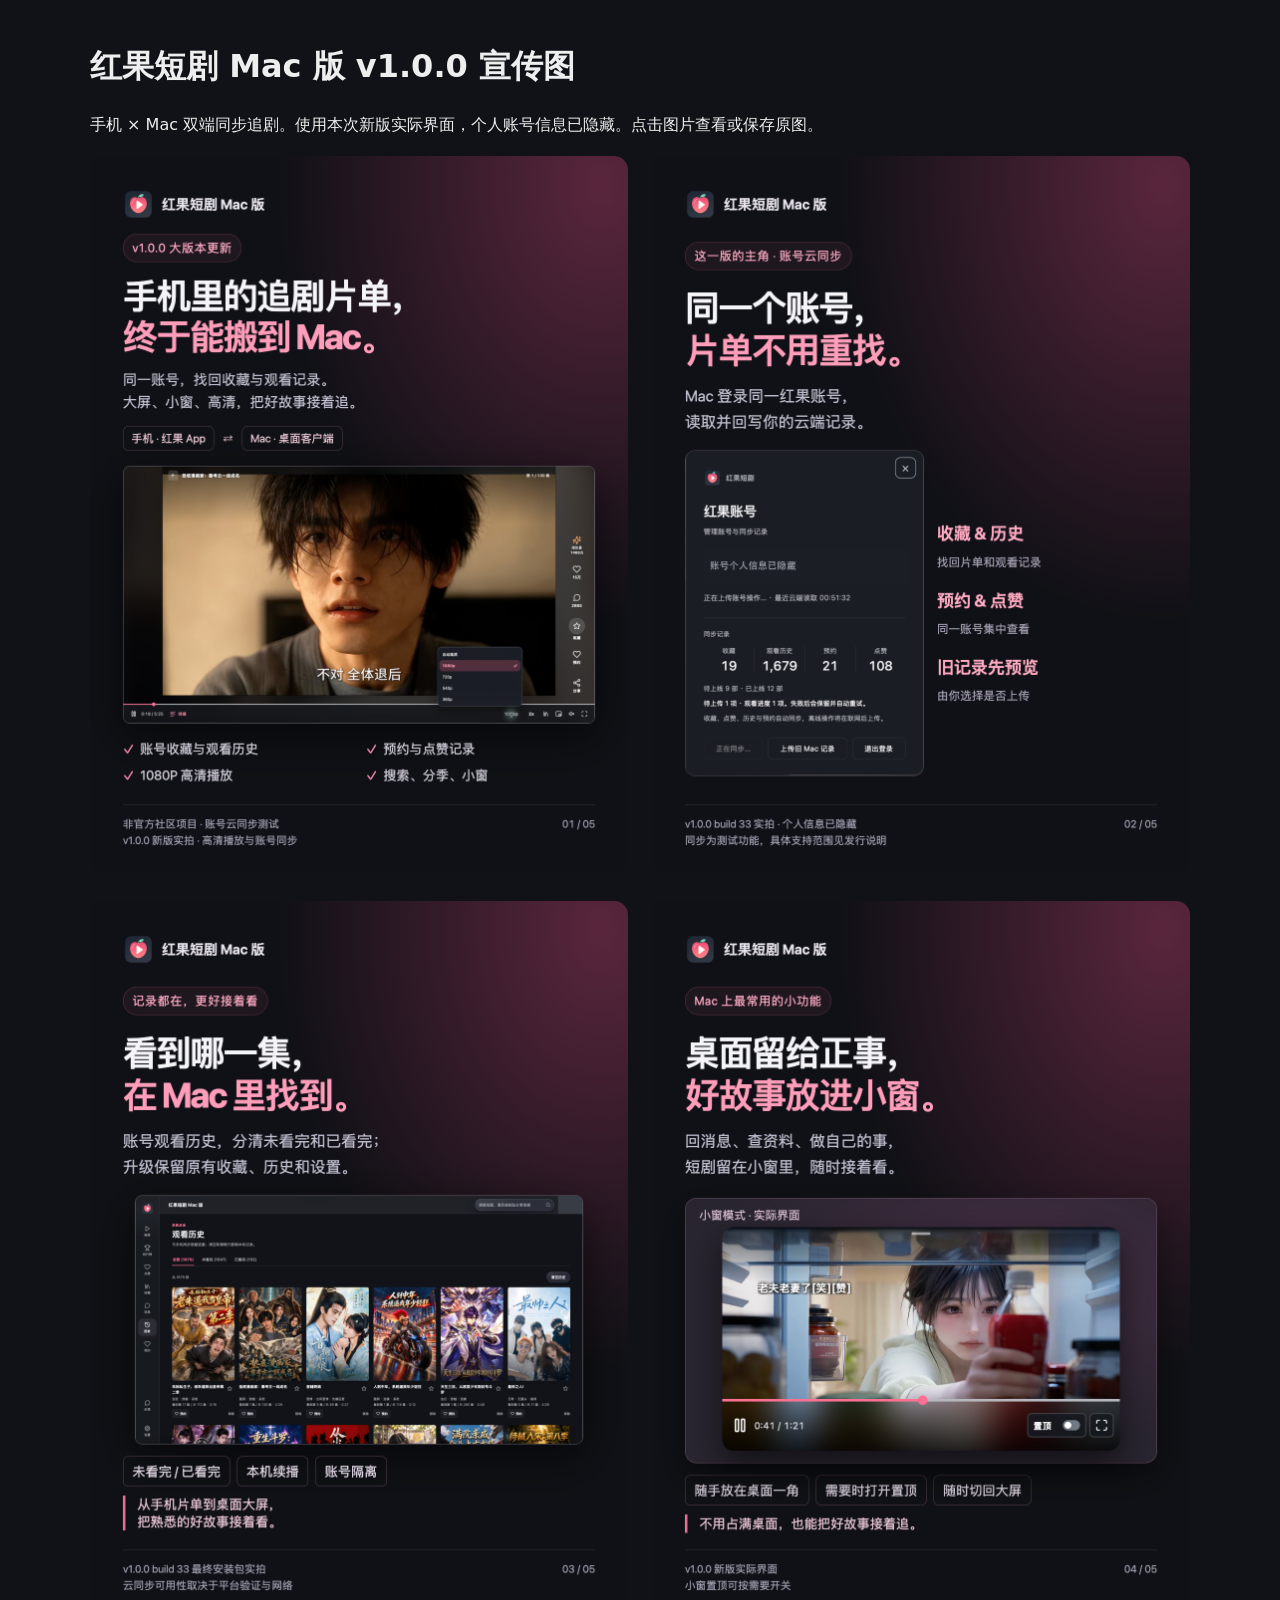
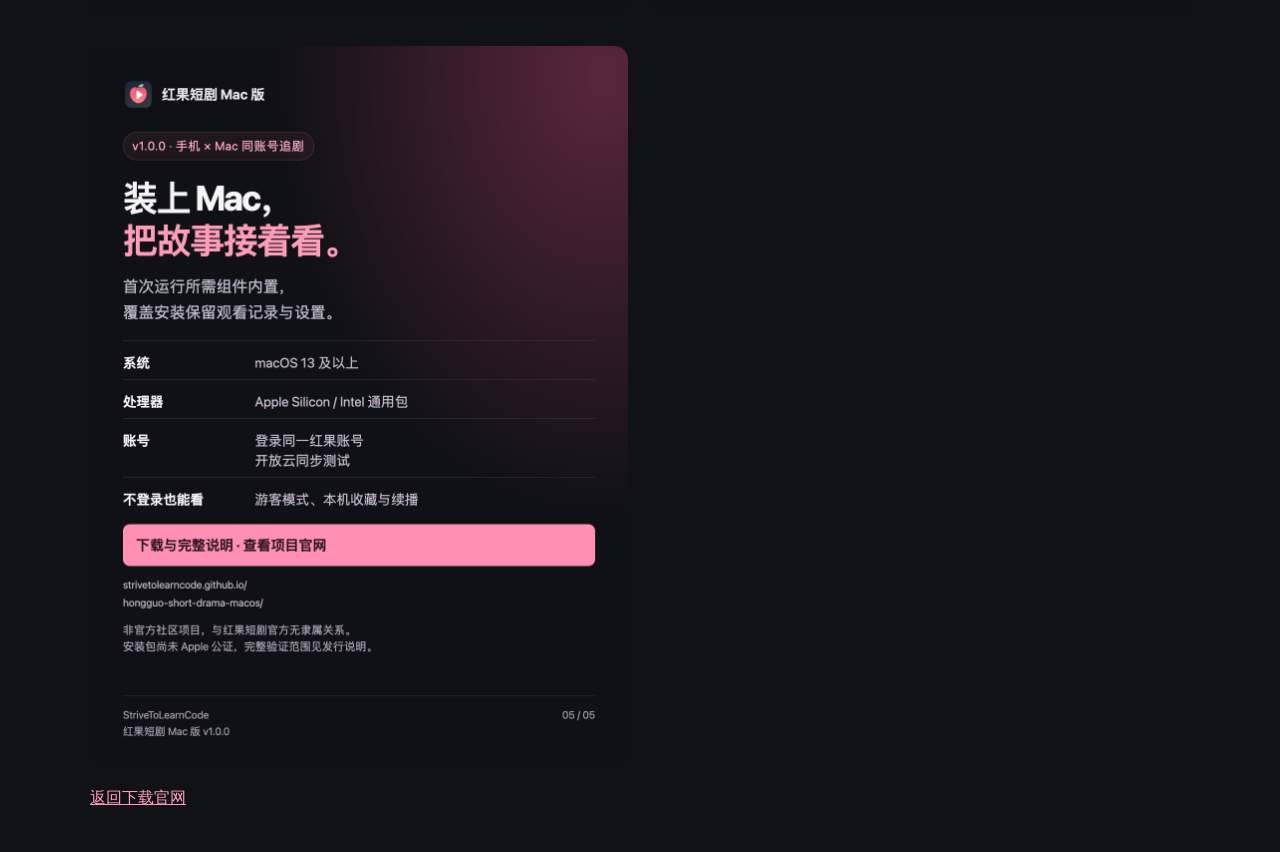
<file: docs/xhs-cards.html>
<!doctype html><html lang="zh-CN"><meta charset="utf-8"><meta name="viewport" content="width=device-width,initial-scale=1"><title>v1.0.0 宣传图 · 红果短剧 Mac 版</title><style>body{margin:0;padding:24px;background:#111217;color:#eee;font-family:system-ui}main{max-width:1100px;margin:auto}.grid{display:grid;grid-template-columns:1fr 1fr;gap:24px}img{width:100%;height:auto;border-radius:14px}a{color:#ff9cbc}p{line-height:1.8}@media(max-width:650px){.grid{grid-template-columns:1fr}}</style><main><h1>红果短剧 Mac 版 v1.0.0 宣传图</h1><p>手机 × Mac 双端同步追剧。使用本次新版实际界面，个人账号信息已隐藏。点击图片查看或保存原图。</p><div class="grid"><a href="assets/v1.0.0-b33-xhs-01-cover.png"><img src="assets/v1.0.0-b33-xhs-01-cover.png" alt="v1.0.0 宣传图 1" loading="lazy"></a><a href="assets/v1.0.0-b33-xhs-02-sync.png"><img src="assets/v1.0.0-b33-xhs-02-sync.png" alt="v1.0.0 宣传图 2" loading="lazy"></a><a href="assets/v1.0.0-b33-xhs-03-history.png"><img src="assets/v1.0.0-b33-xhs-03-history.png" alt="v1.0.0 宣传图 3" loading="lazy"></a><a href="assets/v1.0.0-b33-xhs-04-mini.png"><img src="assets/v1.0.0-b33-xhs-04-mini.png" alt="v1.0.0 宣传图 4" loading="lazy"></a><a href="assets/v1.0.0-b33-xhs-05-install.png"><img src="assets/v1.0.0-b33-xhs-05-install.png" alt="v1.0.0 宣传图 5" loading="lazy"></a></div><p><a href="index.html">返回下载官网</a></p></main></html>
</file>
<file: docs/styles.css>
:root {
  color-scheme: dark;
  --bg: #101015;
  --panel: #1c1d25;
  --text: #f5f5f5;
  --muted: #a2a5a6;
  --accent: #ff637b;
  --line: #2b2c36;
  font-family: -apple-system, BlinkMacSystemFont, "PingFang SC", "Microsoft YaHei", sans-serif;
  font-synthesis: none;
}
* { box-sizing: border-box; }
html { scroll-behavior: smooth; scroll-padding-top: 96px; }
body { margin: 0; background: var(--bg); color: var(--text); font-size: 15px; line-height: 1.75; }
a { color: inherit; text-decoration: none; }
button, input { font: inherit; }
button { cursor: pointer; }
img { display: block; max-width: 100%; height: auto; }
[hidden] { display: none !important; }
a, button { -webkit-tap-highlight-color: transparent; }
:where(a, button, input, summary):focus-visible { outline: 2px solid var(--accent); outline-offset: 5px; }
.wrap { width: min(1360px, calc(100% - 80px)); margin-inline: auto; }
.sr-only { position: absolute; width: 1px; height: 1px; padding: 0; overflow: hidden; clip-path: inset(50%); white-space: nowrap; }
.skip-link { position: fixed; top: -80px; left: 16px; z-index: 100; background: var(--accent); color: #111; padding: 10px 20px; border-radius: 8px; }
.skip-link:focus { top: 12px; }
.site-header { position: sticky; top: 0; z-index: 30; background: #101015ed; border-bottom: 1px solid #ffffff05; }
.header-inner { display: flex; align-items: center; gap: 38px; min-height: 76px; }
.brand { display: flex; align-items: center; gap: 11px; font-size: 19px; font-weight: 700; white-space: nowrap; }
.brand img { width: 34px; height: 34px; border-radius: 9px; }
.brand small { color: #aaa; font-size: 13px; font-weight: 500; margin-left: 4px; }
.site-nav { display: flex; align-items: center; gap: 32px; white-space: nowrap; font-size: 14px; font-weight: 600; color: #a5a7a8; }
.site-nav a { padding-block: 23px; }
.site-nav a:hover, .site-nav a[aria-current] { color: white; }
.site-search { margin-left: auto; width: 290px; display: flex; align-items: center; background: #23242d; border: 1px solid transparent; border-radius: 10px; }
.site-search:focus-within { border-color: #b84e67; }
.site-search input { width: 100%; min-width: 0; border: 0; background: none; color: white; padding: 10px 14px; font-size: 13px; }
.site-search input::placeholder { color: #9b9e9f; }
.site-search input:focus-visible { outline-offset: -4px; border-radius: 10px; }
.site-search button { border: 0; color: #b4b6b7; padding: 12px; background: none; display: grid; place-items: center; }
.site-search svg { width: 19px; height: 19px; }
.menu-toggle { display: none; align-items: center; justify-content: center; padding: 10px; border: 1px solid var(--line); background: var(--panel); color: white; border-radius: 8px; }
.menu-toggle svg { width: 20px; height: 20px; }
.header-download { display: inline-flex; align-items: center; gap: 8px; padding: 9px 17px; background: #ff637b; color: #fff; border-radius: 9px; font-size: 12px; font-weight: 650; white-space: nowrap; }
.header-download:hover { background: #ff7d91; }
.header-download svg { width: 16px; height: 16px; }
.hero { position: relative; overflow: hidden; isolation: isolate; }
.hero::before { content: ""; position: absolute; inset: 0; background: radial-gradient(ellipse at 76% 48%, #52253b38 0, transparent 53%); pointer-events: none; z-index: -1; }
.hero-layout { display: grid; grid-template-columns: 1fr 1.12fr; gap: 42px; align-items: center; min-height: 570px; padding-block: 45px 56px; }
.hero-copy { max-width: 580px; padding-block: 15px; }
.hero-brand { display: flex; align-items: center; gap: 10px; color: #d3d2dd; font-size: 14px; font-weight: 550; letter-spacing: .05em; }
.hero-brand img { width: 27px; height: 27px; border-radius: 7px; }
.hero h1 { font-size: clamp(40px, 4.25vw, 62px); line-height: 1.3; letter-spacing: -.03em; font-weight: 700; margin: 25px 0 24px; }
.hero h1 span { display: block; }
.hero h1 em { font-style: normal; color: #ff8799; }
.hero-lead { margin: 0; color: #acadb9; font-size: 15px; line-height: 1.9; max-width: 390px; }
.hero-actions { display: flex; align-items: center; gap: 22px; margin-top: 31px; flex-wrap: wrap; }
.hero-guide { color: #dedee6; font-size: 14px; padding: 10px 0; display: flex; align-items: center; gap: 10px; }
.hero-guide:hover { color: #ff8799; }
.hero-guide svg { width: 17px; height: 17px; }
.hero-showcase { min-width: 0; padding-top: 22px; }
.hero-posters { display: flex; align-items: center; justify-content: center; gap: 17px; }
.spotlight { min-width: 0; flex: 1; position: relative; }
.spotlight:nth-child(2) { flex: 1.15; transform: translateY(-17px); }
.spotlight-image { aspect-ratio: 7 / 10; overflow: hidden; border-radius: 13px; border: 1px solid #ffffff14; box-shadow: 0 18px 38px #0005; position: relative; }
.spotlight img { width: 100%; height: 100%; object-fit: cover; transition: transform .35s; }
.spotlight:hover img { transform: scale(1.04); }
.spotlight h2 { font-size: 14px; margin: 14px 0 3px; line-height: 1.5; font-weight: 600; white-space: nowrap; text-overflow: ellipsis; overflow: hidden; }
.spotlight:hover h2 { color: #ff8799; }
.spotlight p { font-size: 11px; color: #a4a5b1; margin: 0; }
.spotlight-type { position: absolute; top: 10px; left: 10px; border: 1px solid #ffffff2c; border-radius: 5px; background: #111119b8; color: #fff; font-size: 10px; padding: 3px 7px; backdrop-filter: blur(8px); }
.showcase-caption { text-align: center; color: #9696a5; font-size: 11px; margin: 29px 0 0; letter-spacing: .12em; }
.benefit-strip { display: grid; grid-template-columns: repeat(3, minmax(0, 1fr)); border-top: 1px solid #2b2c36; border-bottom: 1px solid #2b2c36; padding-block: 23px; gap: 30px; }
.benefit-strip a { display: flex; gap: 16px; align-items: center; padding-inline: 17px; border-right: 1px solid #2b2c36; }
.benefit-strip a:last-child { border-right: 0; }
.benefit-strip svg { width: 30px; height: 30px; color: #d7adb9; flex-shrink: 0; }
.benefit-strip strong { display: block; font-size: 15px; font-weight: 600; }
.benefit-strip span { display: block; color: #9394a2; font-size: 12px; margin-top: 2px; }
.benefit-strip a:hover strong { color: #ff8799; }
.button { display: inline-flex; align-items: center; justify-content: center; gap: 10px; min-height: 49px; padding: 11px 26px; border-radius: 10px; font-size: 15px; font-weight: 650; border: 1px solid transparent; transition: background .18s, transform .18s; }
.button svg { width: 19px; height: 19px; }
.button-primary { background: #ff637b; color: #fff; box-shadow: 0 6px 24px #ff637b1a; }
.button-primary:hover { background: #ff7d91; transform: translateY(-2px); }
.button-secondary { background: #303237; border-color: #777b84; color: white; }
.button-secondary:hover { background: #3a3d43; }
.hero-actions .button { min-width: 190px; min-height: 52px; font-size: 16px; }
.hero-status { font-size: 12px; color: #b1b3b4; margin: 15px 0 16px; }
.hero-links { display: flex; align-items: center; gap: 23px; color: #ff8799; font-size: 13px; }
.hero-links a:hover, .text-link:hover { text-decoration: underline; text-underline-offset: 5px; }
.hero-note { font-size: 12px; color: #a2a5a5; margin-top: 15px; }
h2, h3, p { overflow-wrap: break-word; }
h2 { font-size: 32px; line-height: 1.35; font-weight: 650; margin: 8px 0 17px; }
h3 { font-weight: 600; }
.eyebrow { margin: 0 0 10px; color: #ff8799; font-size: 13px; font-weight: 600; }
.section-copy { color: var(--muted); font-size: 14px; }
.desktop-section { display: grid; grid-template-columns: minmax(0, 1.4fr) minmax(280px, .85fr); gap: 70px; align-items: center; padding-block: 63px 65px; border-top: 1px solid var(--line); }
.desktop-copy { order: 2; }
.app-preview { order: 1; }
.desktop-copy > p { max-width: 390px; }
.feature-list { list-style: none; padding: 0; margin: 27px 0; display: grid; gap: 20px; }
.feature-list li { display: grid; grid-template-columns: 20px 1fr; gap: 12px; }
.feature-list svg { width: 19px; height: 19px; margin-top: 5px; color: #ff8799; }
.feature-list strong { display: block; font-size: 15px; margin-bottom: 3px; font-weight: 600; }
.feature-list span { display: block; font-size: 13px; color: var(--muted); }
.text-link { color: #ff8799; font-size: 13px; font-weight: 600; }
.app-preview { min-width: 0; }
.preview-tabs { display: flex; gap: 6px; margin-bottom: 14px; }
.preview-tabs button { border: 1px solid transparent; background: transparent; color: #a9abab; border-radius: 7px; padding: 6px 16px; font-size: 13px; }
.preview-tabs button[aria-pressed="true"] { color: #ff8799; background: #34202b; border-color: #a8536b55; }
.preview-tabs button:hover { color: white; }
.product-shot { margin: 0; }
.product-shot a { display: block; background: #1b1d1e; border: 1px solid #383b3e; border-radius: 12px; padding: 6px; box-shadow: 0 22px 65px #0004; }
.product-shot img { width: 100%; height: auto; aspect-ratio: 3024 / 1734; object-fit: contain; border-radius: 7px; }
.product-shot figcaption { font-size: 11px; color: #9b9fa1; margin-top: 13px; line-height: 1.7; }
.install-section { padding-block: 42px 51px; border-top: 1px solid var(--line); border-bottom: 1px solid var(--line); }
.install-heading { display: flex; justify-content: space-between; align-items: center; gap: 25px; }
.install-heading h2 { font-size: 28px; margin-bottom: 0; }
.install-steps { display: grid; grid-template-columns: repeat(3, minmax(0, 1fr)); gap: 44px; list-style: none; padding: 0; margin: 30px 0 24px; }
.install-steps li { display: flex; align-items: flex-start; gap: 17px; }
.step-number { display: grid; place-items: center; flex: 0 0 38px; height: 38px; border: 1px solid #6f3548; color: #ff8799; border-radius: 10px; font-size: 13px; font-variant-numeric: tabular-nums; }
.install-steps h3 { font-size: 16px; margin: 4px 0 7px; }
.install-steps p { color: var(--muted); font-size: 13px; margin: 0; }
.install-details { color: var(--muted); font-size: 13px; padding-left: 55px; }
.install-details summary { color: #ff8799; cursor: pointer; width: fit-content; }
.install-details p { max-width: 1000px; margin: 13px 0 0; }
.catalog { padding-block: 43px 12px; }
.catalog-heading { display: flex; justify-content: space-between; align-items: end; margin-bottom: 24px; gap: 24px; }
.catalog-heading h2 { font-size: 29px; margin: 0; letter-spacing: -.025em; }
.catalog-heading > p { color: var(--muted); font-size: 12px; margin: 0; }
.catalog-toolbar { display: flex; justify-content: space-between; align-items: center; gap: 20px; padding-bottom: 20px; margin-bottom: 28px; border-bottom: 1px solid var(--line); }
.filters { display: flex; flex-wrap: wrap; gap: 31px; }
.filters button { position: relative; color: #a5a6b3; background: transparent; border: 0; padding: 9px 0; border-radius: 0; font-size: 15px; }
.filters button[aria-pressed="true"] { color: #ff8799; }
.filters button[aria-pressed="true"]::after { content: ""; position: absolute; height: 3px; bottom: -20px; left: 0; right: 0; background: #ff637b; border-radius: 3px; }
.filters button:hover { color: white; }
.catalog-status { color: #a3a6a6; font-size: 12px; margin: 0; }
.search-summary { color: #b8baba; font-size: 14px; margin: 0 0 24px; display: flex; gap: 18px; align-items: center; }
.clear-search { border: 0; border-radius: 7px; background: #262732; color: #ff8799; padding: 6px 12px; font-size: 13px; }
.drama-section { margin-bottom: 43px; }
.row-heading { display: flex; justify-content: space-between; align-items: center; margin-bottom: 20px; gap: 20px; }
.row-heading h3 { font-size: 22px; margin: 0; }
.row-heading > span { font-size: 12px; color: #a3a6a6; }
.drama-grid { display: grid; grid-template-columns: repeat(6, minmax(0, 1fr)); gap: 22px; }
.drama-card { min-width: 0; }
.cover { position: relative; isolation: isolate; border-radius: 11px; overflow: hidden; background: #24242d; aspect-ratio: 7 / 10; }
.cover img { width: 100%; height: 100%; object-fit: cover; transition: transform .25s; }
.cover::after { content: ""; position: absolute; inset: 50% 0 0; background: linear-gradient(transparent, #0009); z-index: 1; pointer-events: none; }
.episodes { position: absolute; z-index: 2; bottom: 9px; right: 11px; font-size: 12px; color: white; text-shadow: 0 1px 3px black; }
.play-overlay { position: absolute; z-index: 2; inset: 0; display: grid; place-items: center; color: white; background: #0003; opacity: 0; transition: opacity .2s; }
.play-overlay svg { width: 42px; height: 42px; filter: drop-shadow(0 2px 10px #0006); }
.drama-card:hover .cover img, .drama-card:focus-visible .cover img { transform: scale(1.04); }
.drama-card:hover .play-overlay, .drama-card:focus-visible .play-overlay { opacity: 1; }
.drama-card h4 { font-size: 15px; font-weight: 550; margin: 12px 0 4px; line-height: 1.55; display: -webkit-box; -webkit-box-orient: vertical; -webkit-line-clamp: 2; overflow: hidden; }
.drama-card:hover h4 { color: #ff8799; }
.drama-card p { color: #a3a6a6; font-size: 11px; margin: 0; line-height: 1.6; }
.empty-state { text-align: center; border: 1px solid var(--line); border-radius: 12px; padding: 44px 24px; margin-bottom: 40px; }
.empty-state h3 { font-size: 21px; margin: 0 0 12px; }
.empty-state p { color: var(--muted); font-size: 13px; }
.empty-state .button { margin: 12px 0 16px; }
.release-section { display: grid; grid-template-columns: 1fr 1fr; gap: 80px; padding-block: 40px 50px; border-top: 1px solid var(--line); }
.release-section h2 { font-size: 28px; }
.release-section p { font-size: 13px; color: var(--muted); }
.release-section .eyebrow { color: #ff8799; }
.release-points { margin: 0; padding: 0; list-style: none; display: grid; gap: 17px; }
.release-points li { display: flex; gap: 18px; border-bottom: 1px solid var(--line); padding-bottom: 15px; }
.release-points li:last-child { border: 0; padding-bottom: 0; }
.release-points > li > span { color: #ff8799; font-size: 12px; margin-top: 2px; }
.release-points h3 { font-size: 15px; margin: 0 0 4px; }
.release-points p { margin: 0; }
.download-section { display: flex; gap: 40px; justify-content: space-between; align-items: center; padding: 32px 38px; border: 1px solid #663447; border-radius: 12px; background: linear-gradient(110deg, #30202b, #1b1c25 75%); }
.download-section h2 { font-size: 26px; margin: 0 0 8px; }
.download-section p { color: #b5b2ad; font-size: 13px; margin: 0; }
.download-actions { flex-shrink: 0; text-align: center; }
.download-actions .button { display: flex; }
.download-actions > a + a { display: inline-block; color: #ff8799; font-size: 12px; margin-top: 10px; }
.download-facts { color: #a3a6a6; font-size: 12px; margin-top: 14px; text-align: center; }
.faq-section { padding-block: 43px 46px; }
.faq-section h2 { font-size: 23px; }
.faq-section details { border-bottom: 1px solid var(--line); padding: 15px 0; font-size: 14px; }
.faq-section summary { cursor: pointer; }
.faq-section details p { color: var(--muted); font-size: 13px; margin: 12px 0 0; max-width: 1000px; }
.faq-section details a { color: #ff8799; }
.site-footer { border-top: 1px solid var(--line); padding-block: 27px 30px; font-size: 12px; color: #a1a4a4; }
.footer-top { display: flex; justify-content: space-between; gap: 24px; flex-wrap: wrap; margin-bottom: 12px; }
.footer-brand { display: flex; align-items: center; gap: 9px; color: #d6d8d8; font-weight: 550; }
.footer-brand img { width: 23px; height: 23px; border-radius: 5px; }
.footer-links { display: flex; gap: 23px; flex-wrap: wrap; }
.footer-links a:hover { color: #ff8799; }
.site-footer p { margin: 5px 0; font-size: 11px; }
@media (min-width: 1600px) { .hero-layout { min-height: 620px; } }
@media (max-width: 1150px) {
  .wrap { width: calc(100% - 56px); }
  .header-inner { gap: 28px; }
  .site-nav { gap: 22px; font-size: 13px; }
  .brand { font-size: 17px; }
  .site-search { width: 220px; }
  .header-download { padding-inline: 12px; }
  .desktop-section { gap: 40px; }
  .drama-grid { gap: 17px; }
  .install-steps { gap: 27px; }
}
@media (max-width: 900px) {
  .header-inner { gap: 22px; flex-wrap: wrap; padding-block: 13px; }
  .site-nav { order: 3; width: 100%; gap: 28px; }
  .site-nav a { padding-block: 3px; }
  .hero-layout { gap: 25px; min-height: 500px; }
  .hero h1 { font-size: 43px; }
  .hero-posters { gap: 10px; }
  .spotlight:first-child { display: none; }
  .hero-note { font-size: 11px; }
  .header-download { display: none; }
  .benefit-strip { gap: 10px; }
  .benefit-strip a { padding-inline: 3px; gap: 10px; }
  .benefit-strip strong { font-size: 13px; }
  .benefit-strip span { font-size: 10px; }
  .desktop-section { grid-template-columns: 1fr; gap: 30px; padding-top: 45px; }
  .desktop-copy { order: 1; }
  .app-preview { order: 2; }
  .desktop-copy > p { max-width: none; }
  .feature-list { grid-template-columns: repeat(3, 1fr); gap: 24px; }
  .drama-grid { grid-template-columns: repeat(3, minmax(0, 1fr)); gap: 23px; }
  .install-steps { grid-template-columns: 1fr; gap: 24px; }
  .install-heading { align-items: start; flex-direction: column; gap: 14px; }
  .release-section { gap: 40px; }
}
@media (max-width: 600px) {
  html { scroll-padding-top: 132px; }
  .wrap { width: calc(100% - 36px); }
  .header-inner { gap: 12px; min-height: 64px; padding-block: 12px; }
  .brand { font-size: 16px; }
  .brand small { font-size: 12px; }
  .brand img { width: 30px; height: 30px; }
  .menu-toggle { display: flex; margin-left: auto; }
  .site-search { order: 3; width: 100%; margin: 0; }
  .site-search input { padding-block: 8px; }
  .site-search button { padding-block: 9px; }
  .site-nav { display: none; order: 4; flex-wrap: wrap; gap: 4px 25px; padding-block: 4px; }
  .site-nav.is-open { display: flex; }
  .site-nav a { padding-block: 7px; font-size: 13px; }
  .hero-layout { grid-template-columns: 1fr; gap: 26px; min-height: 0; padding-block: 32px 32px; }
  .hero-copy { padding: 0; max-width: none; }
  .hero-brand { font-size: 12px; }
  .hero-brand img { width: 23px; height: 23px; border-radius: 6px; }
  .hero h1 { font-size: clamp(37px, 10vw, 52px); margin-block: 18px; line-height: 1.27; }
  .hero-lead { font-size: 13px; }
  .hero-actions { gap: 24px; margin-top: 22px; }
  .hero-actions .button { min-width: 0; padding-inline: 20px; min-height: 48px; font-size: 14px; }
  .hero-status { font-size: 10px; margin-top: 17px; }
  .hero-links { gap: 18px; font-size: 11px; }
  .hero-guide { font-size: 12px; }
  .hero-showcase { padding-top: 7px; }
  .hero-posters { gap: 11px; max-width: 480px; margin-inline: auto; }
  .spotlight:first-child { display: block; }
  .spotlight:nth-child(2) { transform: translateY(-9px); }
  .spotlight h2 { font-size: 11px; margin-top: 9px; }
  .spotlight p { font-size: 9px; }
  .spotlight-type { font-size: 9px; top: 6px; left: 6px; padding: 2px 4px; }
  .showcase-caption { font-size: 10px; margin-top: 16px; }
  .benefit-strip { gap: 14px; padding-block: 17px; }
  .benefit-strip a { display: block; padding-inline: 0; }
  .benefit-strip svg { width: 23px; height: 23px; margin-bottom: 5px; }
  .benefit-strip strong { font-size: 11px; }
  .benefit-strip span { font-size: 9px; max-width: 92px; }
  .hero-note { font-size: 10px; }
  h2 { font-size: 27px; }
  .desktop-section { padding-top: 35px; padding-bottom: 43px; gap: 25px; }
  .feature-list { grid-template-columns: 1fr; gap: 16px; margin-block: 23px; }
  .feature-list span { font-size: 12px; }
  .preview-tabs button { padding-inline: 15px; }
  .product-shot a { padding: 3px; border-radius: 8px; }
  .product-shot figcaption { font-size: 10px; }
  .install-section { padding-block: 31px; }
  .install-heading h2 { font-size: 25px; }
  .install-steps { margin-top: 24px; }
  .install-details { padding-left: 0; font-size: 12px; }
  .catalog { padding-top: 35px; }
  .catalog-heading { flex-direction: column; align-items: start; gap: 8px; }
  .catalog-heading h2 { font-size: 26px; }
  .catalog-heading > p { font-size: 11px; }
  .catalog-toolbar { flex-direction: column; align-items: start; gap: 15px; padding-bottom: 16px; margin-bottom: 21px; }
  .filters { gap: 20px; width: 100%; justify-content: flex-start; }
  .filters button { font-size: 14px; padding: 8px 0; }
  .filters button[aria-pressed="true"]::after { bottom: 0; }
  .catalog-status { font-size: 11px; }
  .row-heading { margin-bottom: 15px; gap: 12px; }
  .row-heading h3 { font-size: 20px; }
  .row-heading > span { font-size: 10px; }
  .drama-grid { grid-template-columns: repeat(2, minmax(0, 1fr)); gap: 22px 15px; }
  .drama-card h4 { font-size: 13px; margin-top: 9px; }
  .drama-card p { font-size: 10px; }
  .release-section { grid-template-columns: 1fr; gap: 26px; padding-block: 32px; }
  .release-section h2 { font-size: 25px; }
  .download-section { flex-direction: column; align-items: stretch; gap: 24px; padding: 25px; }
  .download-section h2 { font-size: 23px; }
  .download-actions .button { width: 100%; }
  .download-facts { font-size: 10px; }
  .faq-section { padding-block: 32px; }
  .faq-section summary { font-size: 13px; }
  .footer-links { gap: 17px; font-size: 11px; }
}
@media (prefers-reduced-motion: reduce) {
  html { scroll-behavior: auto; }
  *, *::before, *::after { transition: none !important; }
}

.release-demo{padding-bottom:76px}.release-demo h2{font-size:clamp(28px,3vw,40px);margin:10px 0 14px}.release-demo video{display:block;width:100%;height:auto;max-height:680px;background:#16171b;border-radius:20px;margin:24px 0 16px;box-shadow:0 12px 48px #00000018}

/* v1.0.0: real release-build UI, with account sync as the launch message. */
.release-pill { display:inline-flex; margin-top:22px; padding:6px 11px; border:1px solid #ff799552; border-radius:99px; background:#ff718815; color:#ffadc0; font-size:12px; }
.sync-showcase { min-width:0; }
.device-sync-line { display:flex; justify-content:center; align-items:center; gap:14px; color:#c1c0ce; font-size:12px; margin-bottom:20px; }
.device-sync-line span { padding:9px 12px; border:1px solid #ffffff24; border-radius:9px; background:#272630; }
.device-sync-line b { color:#ffa1b7; font-weight:550; }
.hero-app-frame { border:1px solid #ffffff2d; padding:7px; background:#25242e; border-radius:15px; box-shadow:0 28px 70px #0008; transform:perspective(1200px) rotateY(-3deg); }
.hero-app-frame img { width:100%; height:auto; display:block; border-radius:9px; }
.sync-feature-pills { display:flex; justify-content:center; flex-wrap:wrap; gap:10px; margin-top:24px; }
.sync-feature-pills span { color:#e4c4d3; border:1px solid #b96b853d; background:#642b3a1f; border-radius:99px; padding:6px 11px; font-size:12px; }
.preview-tabs { flex-wrap:wrap; }
@media(max-width:600px){ .device-sync-line{font-size:10px;gap:7px}.device-sync-line span{padding:8px}.hero-app-frame{transform:none;padding:4px}.release-pill{font-size:11px}.sync-feature-pills{gap:7px}.sync-feature-pills span{font-size:11px}.preview-tabs{gap:4px} }

.extra-gallery{border-top:1px solid var(--line);padding-block:25px}.extra-gallery summary{cursor:pointer;color:#d9c4ce;font-size:14px}.extra-gallery-grid{display:grid;grid-template-columns:1fr 1fr;gap:22px;margin-top:24px}.extra-gallery figure{margin:0}.extra-gallery img{display:block;width:100%;border-radius:10px;border:1px solid #46404a}.extra-gallery figcaption{font-size:12px;color:#b0a4b3;margin-top:8px}@media(max-width:600px){.extra-gallery-grid{grid-template-columns:1fr}.extra-gallery summary{font-size:12px;line-height:1.7}}
</file>
<file: docs/star-support.css>
.star-support {
  display: grid;
  grid-template-columns: minmax(0, 1fr) auto;
  gap: 32px;
  align-items: center;
  padding-block: 36px;
  border-top: 1px solid var(--line);
  border-bottom: 1px solid var(--line);
}
.star-support h2 { font-size: clamp(22px, 3vw, 28px); margin: 0 0 12px; }
.star-support-copy > p:not(.eyebrow) { max-width: 640px; margin: 8px 0 0; color: var(--muted); font-size: 14px; line-height: 1.8; }
.star-support-copy > .star-support-note { font-size: 12px; }
.star-support-action { text-align: center; }
.star-support-action .button { border-color: #b17851; color: #ffe1aa; background: #30251d; }
.star-support-action .button:hover { background: #443024; border-color: #e2a16f; }
.star-support-action > p { margin: 10px 0 0; color: var(--muted); font-size: 12px; line-height: 1.7; }
.star-support a:focus-visible { outline: 2px solid #ffd392; outline-offset: 4px; }
@media (max-width: 600px) {
  .star-support { grid-template-columns: minmax(0, 1fr); gap: 22px; padding-block: 28px; }
  .star-support-action { text-align: left; }
  .star-support-action .button { width: 100%; }
  .star-support-action > p { text-align: center; }
}
</file>
